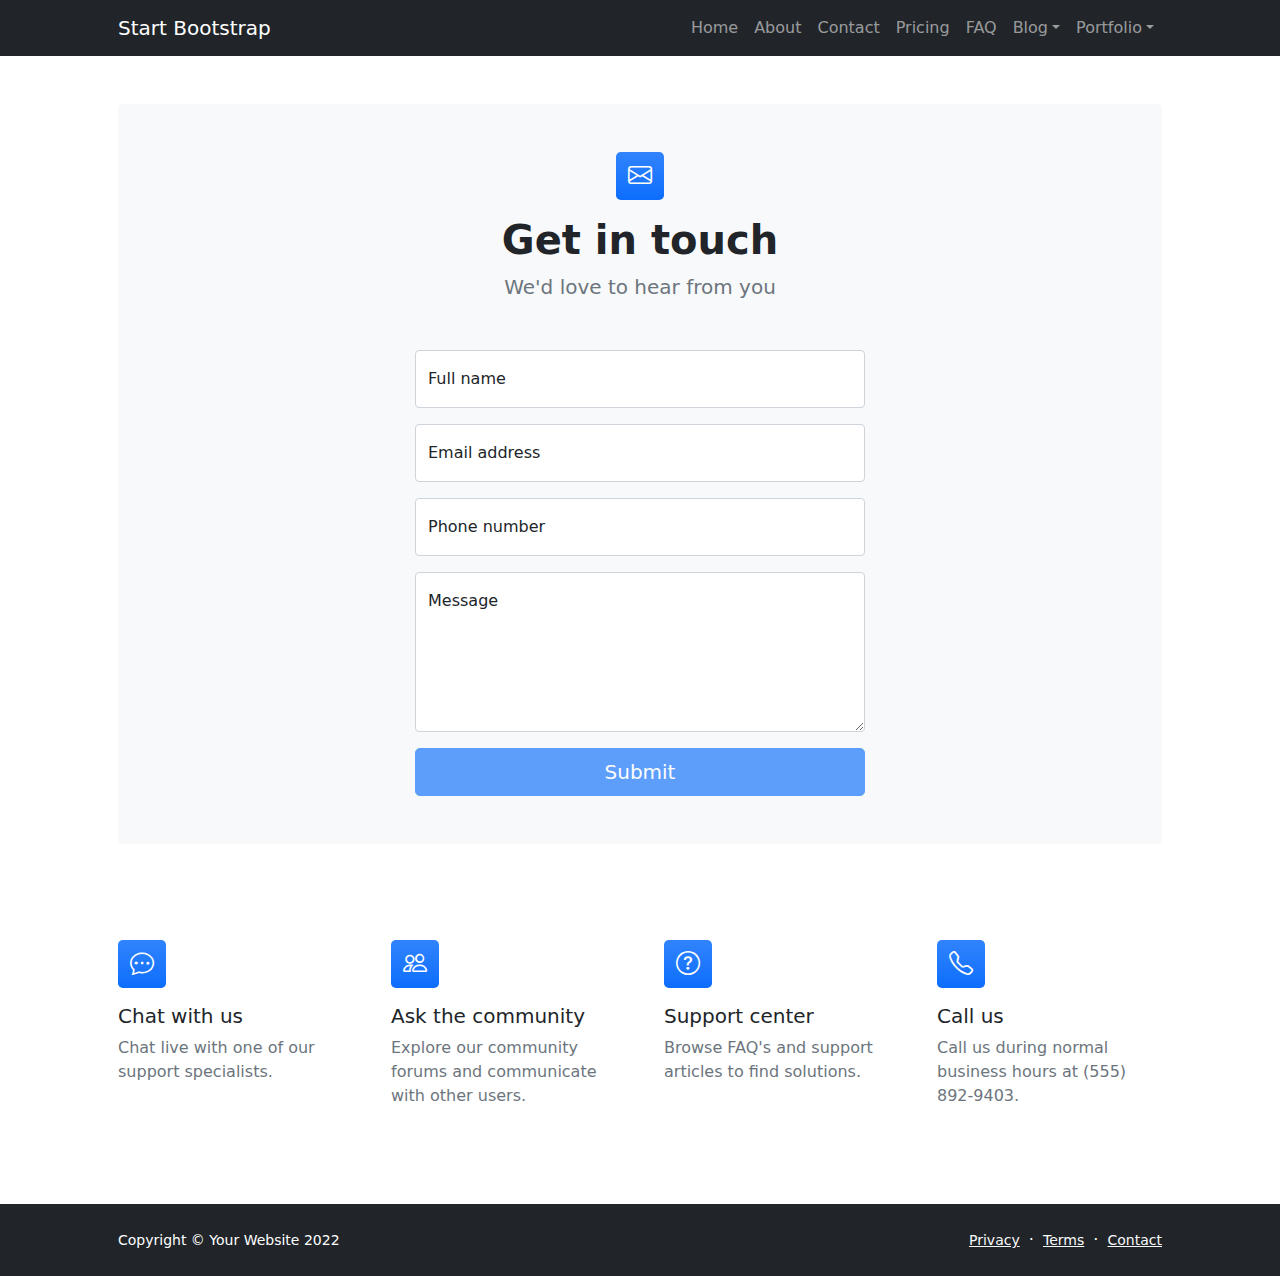
<file: Simpler/wwwroot/contact.html>
<!DOCTYPE html>
<html lang="en">
    <head>
        <meta charset="utf-8" />
        <meta name="viewport" content="width=device-width, initial-scale=1, shrink-to-fit=no" />
        <meta name="description" content />
        <meta name="author" content />
        <title>Modern Business - Start Bootstrap Template</title>
        <!-- Favicon-->
        <link rel="icon" type="image/x-icon" href="assets/favicon.ico" />
        <!-- Bootstrap icons-->
        <link href="https://cdn.jsdelivr.net/npm/bootstrap-icons@1.5.0/font/bootstrap-icons.css" rel="stylesheet" />
        <!-- Core theme CSS (includes Bootstrap)-->
        <link href="css/styles.css" rel="stylesheet" />
    </head>
    <body class="d-flex flex-column">
        <main class="flex-shrink-0">
            <!-- Navigation-->
            <nav class="navbar navbar-expand-lg navbar-dark bg-dark">
                <div class="container px-5">
                    <a class="navbar-brand" href="index.html">Start Bootstrap</a>
                    <button class="navbar-toggler" type="button" data-bs-toggle="collapse" data-bs-target="#navbarSupportedContent" aria-controls="navbarSupportedContent" aria-expanded="false" aria-label="Toggle navigation"><span class="navbar-toggler-icon"></span></button>
                    <div class="collapse navbar-collapse" id="navbarSupportedContent">
                        <ul class="navbar-nav ms-auto mb-2 mb-lg-0">
                            <li class="nav-item"><a class="nav-link" href="index.html">Home</a></li>
                            <li class="nav-item"><a class="nav-link" href="about.html">About</a></li>
                            <li class="nav-item"><a class="nav-link" href="contact.html">Contact</a></li>
                            <li class="nav-item"><a class="nav-link" href="pricing.html">Pricing</a></li>
                            <li class="nav-item"><a class="nav-link" href="faq.html">FAQ</a></li>
                            <li class="nav-item dropdown">
                                <a class="nav-link dropdown-toggle" id="navbarDropdownBlog" href="#" role="button" data-bs-toggle="dropdown" aria-expanded="false">Blog</a>
                                <ul class="dropdown-menu dropdown-menu-end" aria-labelledby="navbarDropdownBlog">
                                    <li><a class="dropdown-item" href="blog-home.html">Blog Home</a></li>
                                    <li><a class="dropdown-item" href="blog-post.html">Blog Post</a></li>
                                </ul>
                            </li>
                            <li class="nav-item dropdown">
                                <a class="nav-link dropdown-toggle" id="navbarDropdownPortfolio" href="#" role="button" data-bs-toggle="dropdown" aria-expanded="false">Portfolio</a>
                                <ul class="dropdown-menu dropdown-menu-end" aria-labelledby="navbarDropdownPortfolio">
                                    <li><a class="dropdown-item" href="portfolio-overview.html">Portfolio Overview</a></li>
                                    <li><a class="dropdown-item" href="portfolio-item.html">Portfolio Item</a></li>
                                </ul>
                            </li>
                        </ul>
                    </div>
                </div>
            </nav>
            <!-- Page content-->
            <section class="py-5">
                <div class="container px-5">
                    <!-- Contact form-->
                    <div class="bg-light rounded-3 py-5 px-4 px-md-5 mb-5">
                        <div class="text-center mb-5">
                            <div class="feature bg-primary bg-gradient text-white rounded-3 mb-3"><i class="bi bi-envelope"></i></div>
                            <h1 class="fw-bolder">Get in touch</h1>
                            <p class="lead fw-normal text-muted mb-0">We'd love to hear from you</p>
                        </div>
                        <div class="row gx-5 justify-content-center">
                            <div class="col-lg-8 col-xl-6">
                                <!-- * * * * * * * * * * * * * * *-->
                                <!-- * * SB Forms Contact Form * *-->
                                <!-- * * * * * * * * * * * * * * *-->
                                <!-- This form is pre-integrated with SB Forms.-->
                                <!-- To make this form functional, sign up at-->
                                <!-- https://startbootstrap.com/solution/contact-forms-->
                                <!-- to get an API token!-->
                                <form id="contactForm" data-sb-form-api-token="API_TOKEN">
                                    <!-- Name input-->
                                    <div class="form-floating mb-3">
                                        <input class="form-control" id="name" type="text" placeholder="Enter your name..." data-sb-validations="required" />
                                        <label for="name">Full name</label>
                                        <div class="invalid-feedback" data-sb-feedback="name:required">A name is required.</div>
                                    </div>
                                    <!-- Email address input-->
                                    <div class="form-floating mb-3">
                                        <input class="form-control" id="email" type="email" placeholder="name@example.com" data-sb-validations="required,email" />
                                        <label for="email">Email address</label>
                                        <div class="invalid-feedback" data-sb-feedback="email:required">An email is required.</div>
                                        <div class="invalid-feedback" data-sb-feedback="email:email">Email is not valid.</div>
                                    </div>
                                    <!-- Phone number input-->
                                    <div class="form-floating mb-3">
                                        <input class="form-control" id="phone" type="tel" placeholder="(123) 456-7890" data-sb-validations="required" />
                                        <label for="phone">Phone number</label>
                                        <div class="invalid-feedback" data-sb-feedback="phone:required">A phone number is required.</div>
                                    </div>
                                    <!-- Message input-->
                                    <div class="form-floating mb-3">
                                        <textarea class="form-control" id="message" type="text" placeholder="Enter your message here..." style="height: 10rem" data-sb-validations="required"></textarea>
                                        <label for="message">Message</label>
                                        <div class="invalid-feedback" data-sb-feedback="message:required">A message is required.</div>
                                    </div>
                                    <!-- Submit success message-->
                                    <!---->
                                    <!-- This is what your users will see when the form-->
                                    <!-- has successfully submitted-->
                                    <div class="d-none" id="submitSuccessMessage">
                                        <div class="text-center mb-3">
                                            <div class="fw-bolder">Form submission successful!</div>
                                            To activate this form, sign up at
                                            <br />
                                            <a href="https://startbootstrap.com/solution/contact-forms">https://startbootstrap.com/solution/contact-forms</a>
                                        </div>
                                    </div>
                                    <!-- Submit error message-->
                                    <!---->
                                    <!-- This is what your users will see when there is-->
                                    <!-- an error submitting the form-->
                                    <div class="d-none" id="submitErrorMessage"><div class="text-center text-danger mb-3">Error sending message!</div></div>
                                    <!-- Submit Button-->
                                    <div class="d-grid"><button class="btn btn-primary btn-lg disabled" id="submitButton" type="submit">Submit</button></div>
                                </form>
                            </div>
                        </div>
                    </div>
                    <!-- Contact cards-->
                    <div class="row gx-5 row-cols-2 row-cols-lg-4 py-5">
                        <div class="col">
                            <div class="feature bg-primary bg-gradient text-white rounded-3 mb-3"><i class="bi bi-chat-dots"></i></div>
                            <div class="h5 mb-2">Chat with us</div>
                            <p class="text-muted mb-0">Chat live with one of our support specialists.</p>
                        </div>
                        <div class="col">
                            <div class="feature bg-primary bg-gradient text-white rounded-3 mb-3"><i class="bi bi-people"></i></div>
                            <div class="h5">Ask the community</div>
                            <p class="text-muted mb-0">Explore our community forums and communicate with other users.</p>
                        </div>
                        <div class="col">
                            <div class="feature bg-primary bg-gradient text-white rounded-3 mb-3"><i class="bi bi-question-circle"></i></div>
                            <div class="h5">Support center</div>
                            <p class="text-muted mb-0">Browse FAQ's and support articles to find solutions.</p>
                        </div>
                        <div class="col">
                            <div class="feature bg-primary bg-gradient text-white rounded-3 mb-3"><i class="bi bi-telephone"></i></div>
                            <div class="h5">Call us</div>
                            <p class="text-muted mb-0">Call us during normal business hours at (555) 892-9403.</p>
                        </div>
                    </div>
                </div>
            </section>
        </main>
        <!-- Footer-->
        <footer class="bg-dark py-4 mt-auto">
            <div class="container px-5">
                <div class="row align-items-center justify-content-between flex-column flex-sm-row">
                    <div class="col-auto"><div class="small m-0 text-white">Copyright &copy; Your Website 2022</div></div>
                    <div class="col-auto">
                        <a class="link-light small" href="#!">Privacy</a>
                        <span class="text-white mx-1">&middot;</span>
                        <a class="link-light small" href="#!">Terms</a>
                        <span class="text-white mx-1">&middot;</span>
                        <a class="link-light small" href="#!">Contact</a>
                    </div>
                </div>
            </div>
        </footer>
        <!-- Bootstrap core JS-->
        <script src="https://cdn.jsdelivr.net/npm/bootstrap@5.1.3/dist/js/bootstrap.bundle.min.js"></script>
        <!-- Core theme JS-->
        <script src="js/scripts.js"></script>
        <!-- * * * * * * * * * * * * * * * * * * * * * * * * * * * * * * * * * * * * * * * *-->
        <!-- * *                               SB Forms JS                               * *-->
        <!-- * * Activate your form at https://startbootstrap.com/solution/contact-forms * *-->
        <!-- * * * * * * * * * * * * * * * * * * * * * * * * * * * * * * * * * * * * * * * *-->
        <script src="https://cdn.startbootstrap.com/sb-forms-latest.js"></script>
    </body>
</html>
</file>
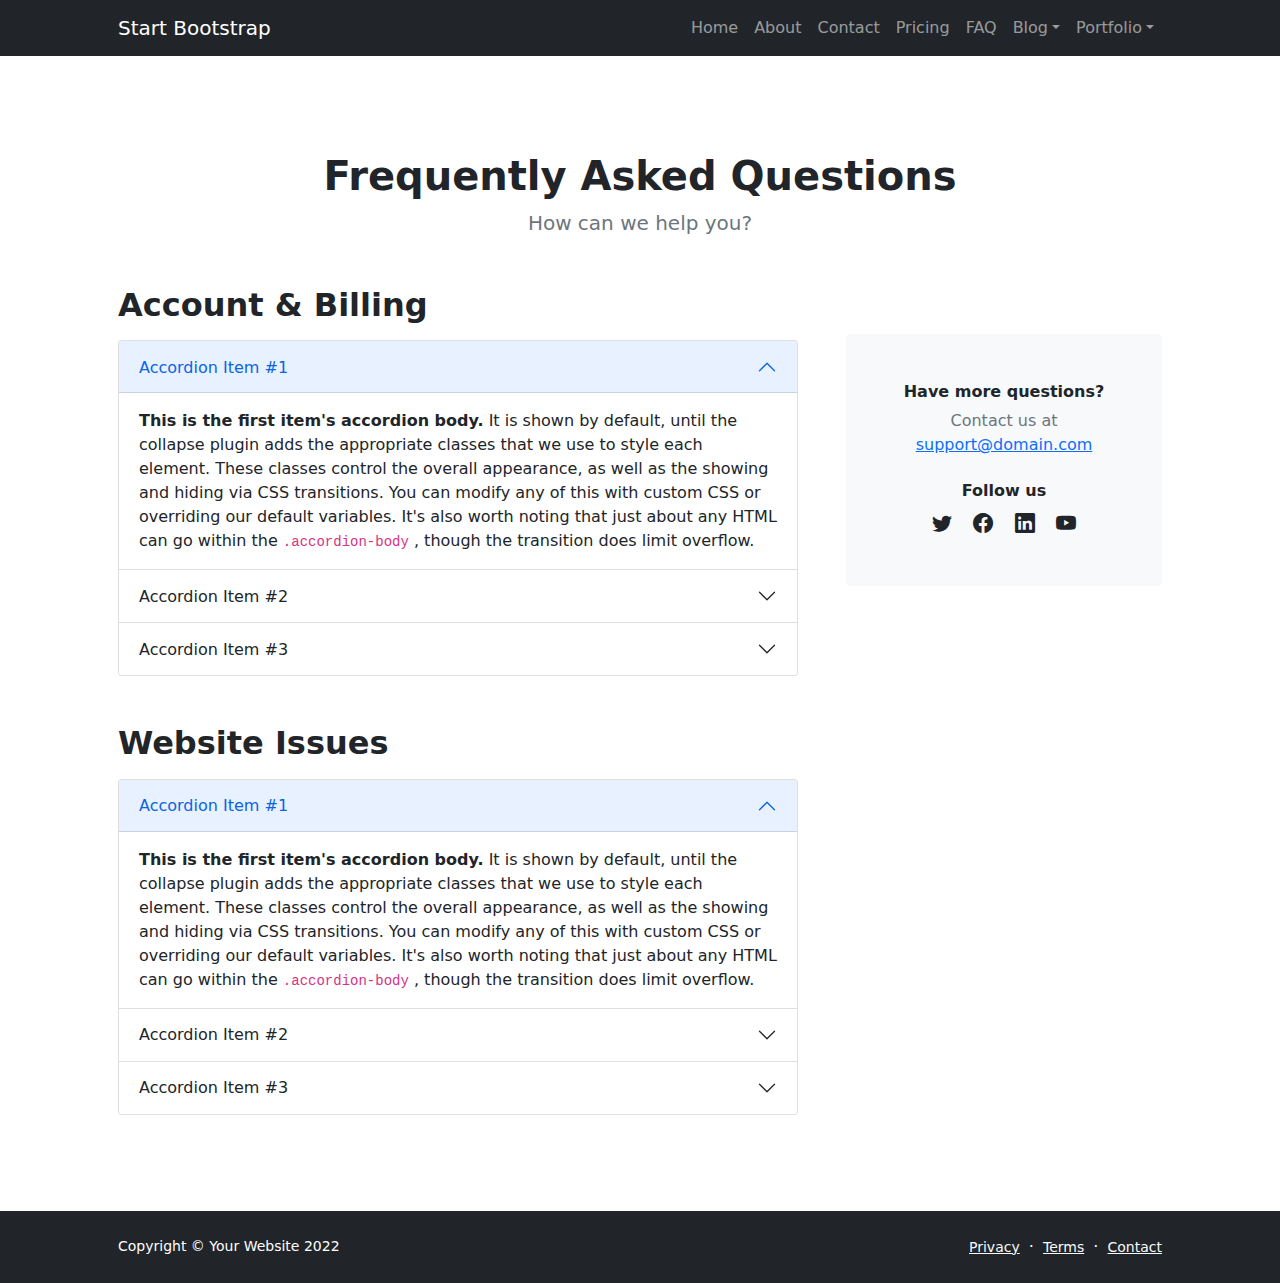
<file: Simpler/wwwroot/faq.html>
<!DOCTYPE html>
<html lang="en">
    <head>
        <meta charset="utf-8" />
        <meta name="viewport" content="width=device-width, initial-scale=1, shrink-to-fit=no" />
        <meta name="description" content="" />
        <meta name="author" content="" />
        <title>Modern Business - Start Bootstrap Template</title>
        <!-- Favicon-->
        <link rel="icon" type="image/x-icon" href="assets/favicon.ico" />
        <!-- Bootstrap icons-->
        <link href="https://cdn.jsdelivr.net/npm/bootstrap-icons@1.5.0/font/bootstrap-icons.css" rel="stylesheet" />
        <!-- Core theme CSS (includes Bootstrap)-->
        <link href="css/styles.css" rel="stylesheet" />
    </head>
    <body class="d-flex flex-column h-100">
        <main class="flex-shrink-0">
            <!-- Navigation-->
            <nav class="navbar navbar-expand-lg navbar-dark bg-dark">
                <div class="container px-5">
                    <a class="navbar-brand" href="index.html">Start Bootstrap</a>
                    <button class="navbar-toggler" type="button" data-bs-toggle="collapse" data-bs-target="#navbarSupportedContent" aria-controls="navbarSupportedContent" aria-expanded="false" aria-label="Toggle navigation"><span class="navbar-toggler-icon"></span></button>
                    <div class="collapse navbar-collapse" id="navbarSupportedContent">
                        <ul class="navbar-nav ms-auto mb-2 mb-lg-0">
                            <li class="nav-item"><a class="nav-link" href="index.html">Home</a></li>
                            <li class="nav-item"><a class="nav-link" href="about.html">About</a></li>
                            <li class="nav-item"><a class="nav-link" href="contact.html">Contact</a></li>
                            <li class="nav-item"><a class="nav-link" href="pricing.html">Pricing</a></li>
                            <li class="nav-item"><a class="nav-link" href="faq.html">FAQ</a></li>
                            <li class="nav-item dropdown">
                                <a class="nav-link dropdown-toggle" id="navbarDropdownBlog" href="#" role="button" data-bs-toggle="dropdown" aria-expanded="false">Blog</a>
                                <ul class="dropdown-menu dropdown-menu-end" aria-labelledby="navbarDropdownBlog">
                                    <li><a class="dropdown-item" href="blog-home.html">Blog Home</a></li>
                                    <li><a class="dropdown-item" href="blog-post.html">Blog Post</a></li>
                                </ul>
                            </li>
                            <li class="nav-item dropdown">
                                <a class="nav-link dropdown-toggle" id="navbarDropdownPortfolio" href="#" role="button" data-bs-toggle="dropdown" aria-expanded="false">Portfolio</a>
                                <ul class="dropdown-menu dropdown-menu-end" aria-labelledby="navbarDropdownPortfolio">
                                    <li><a class="dropdown-item" href="portfolio-overview.html">Portfolio Overview</a></li>
                                    <li><a class="dropdown-item" href="portfolio-item.html">Portfolio Item</a></li>
                                </ul>
                            </li>
                        </ul>
                    </div>
                </div>
            </nav>
            <!-- Page Content-->
            <section class="py-5">
                <div class="container px-5 my-5">
                    <div class="text-center mb-5">
                        <h1 class="fw-bolder">Frequently Asked Questions</h1>
                        <p class="lead fw-normal text-muted mb-0">How can we help you?</p>
                    </div>
                    <div class="row gx-5">
                        <div class="col-xl-8">
                            <!-- FAQ Accordion 1-->
                            <h2 class="fw-bolder mb-3">Account &amp; Billing</h2>
                            <div class="accordion mb-5" id="accordionExample">
                                <div class="accordion-item">
                                    <h3 class="accordion-header" id="headingOne"><button class="accordion-button" type="button" data-bs-toggle="collapse" data-bs-target="#collapseOne" aria-expanded="true" aria-controls="collapseOne">Accordion Item #1</button></h3>
                                    <div class="accordion-collapse collapse show" id="collapseOne" aria-labelledby="headingOne" data-bs-parent="#accordionExample">
                                        <div class="accordion-body">
                                            <strong>This is the first item's accordion body.</strong>
                                            It is shown by default, until the collapse plugin adds the appropriate classes that we use to style each element. These classes control the overall appearance, as well as the showing and hiding via CSS transitions. You can modify any of this with custom CSS or overriding our default variables. It's also worth noting that just about any HTML can go within the
                                            <code>.accordion-body</code>
                                            , though the transition does limit overflow.
                                        </div>
                                    </div>
                                </div>
                                <div class="accordion-item">
                                    <h3 class="accordion-header" id="headingTwo"><button class="accordion-button collapsed" type="button" data-bs-toggle="collapse" data-bs-target="#collapseTwo" aria-expanded="false" aria-controls="collapseTwo">Accordion Item #2</button></h3>
                                    <div class="accordion-collapse collapse" id="collapseTwo" aria-labelledby="headingTwo" data-bs-parent="#accordionExample">
                                        <div class="accordion-body">
                                            <strong>This is the second item's accordion body.</strong>
                                            It is hidden by default, until the collapse plugin adds the appropriate classes that we use to style each element. These classes control the overall appearance, as well as the showing and hiding via CSS transitions. You can modify any of this with custom CSS or overriding our default variables. It's also worth noting that just about any HTML can go within the
                                            <code>.accordion-body</code>
                                            , though the transition does limit overflow.
                                        </div>
                                    </div>
                                </div>
                                <div class="accordion-item">
                                    <h3 class="accordion-header" id="headingThree"><button class="accordion-button collapsed" type="button" data-bs-toggle="collapse" data-bs-target="#collapseThree" aria-expanded="false" aria-controls="collapseThree">Accordion Item #3</button></h3>
                                    <div class="accordion-collapse collapse" id="collapseThree" aria-labelledby="headingThree" data-bs-parent="#accordionExample">
                                        <div class="accordion-body">
                                            <strong>This is the third item's accordion body.</strong>
                                            It is hidden by default, until the collapse plugin adds the appropriate classes that we use to style each element. These classes control the overall appearance, as well as the showing and hiding via CSS transitions. You can modify any of this with custom CSS or overriding our default variables. It's also worth noting that just about any HTML can go within the
                                            <code>.accordion-body</code>
                                            , though the transition does limit overflow.
                                        </div>
                                    </div>
                                </div>
                            </div>
                            <!-- FAQ Accordion 2-->
                            <h2 class="fw-bolder mb-3">Website Issues</h2>
                            <div class="accordion mb-5 mb-xl-0" id="accordionExample2">
                                <div class="accordion-item">
                                    <h3 class="accordion-header" id="headingOne"><button class="accordion-button" type="button" data-bs-toggle="collapse" data-bs-target="#collapseOne" aria-expanded="true" aria-controls="collapseOne">Accordion Item #1</button></h3>
                                    <div class="accordion-collapse collapse show" id="collapseOne" aria-labelledby="headingOne" data-bs-parent="#accordionExample2">
                                        <div class="accordion-body">
                                            <strong>This is the first item's accordion body.</strong>
                                            It is shown by default, until the collapse plugin adds the appropriate classes that we use to style each element. These classes control the overall appearance, as well as the showing and hiding via CSS transitions. You can modify any of this with custom CSS or overriding our default variables. It's also worth noting that just about any HTML can go within the
                                            <code>.accordion-body</code>
                                            , though the transition does limit overflow.
                                        </div>
                                    </div>
                                </div>
                                <div class="accordion-item">
                                    <h3 class="accordion-header" id="headingTwo"><button class="accordion-button collapsed" type="button" data-bs-toggle="collapse" data-bs-target="#collapseTwo" aria-expanded="false" aria-controls="collapseTwo">Accordion Item #2</button></h3>
                                    <div class="accordion-collapse collapse" id="collapseTwo" aria-labelledby="headingTwo" data-bs-parent="#accordionExample2">
                                        <div class="accordion-body">
                                            <strong>This is the second item's accordion body.</strong>
                                            It is hidden by default, until the collapse plugin adds the appropriate classes that we use to style each element. These classes control the overall appearance, as well as the showing and hiding via CSS transitions. You can modify any of this with custom CSS or overriding our default variables. It's also worth noting that just about any HTML can go within the
                                            <code>.accordion-body</code>
                                            , though the transition does limit overflow.
                                        </div>
                                    </div>
                                </div>
                                <div class="accordion-item">
                                    <h3 class="accordion-header" id="headingThree"><button class="accordion-button collapsed" type="button" data-bs-toggle="collapse" data-bs-target="#collapseThree" aria-expanded="false" aria-controls="collapseThree">Accordion Item #3</button></h3>
                                    <div class="accordion-collapse collapse" id="collapseThree" aria-labelledby="headingThree" data-bs-parent="#accordionExample2">
                                        <div class="accordion-body">
                                            <strong>This is the third item's accordion body.</strong>
                                            It is hidden by default, until the collapse plugin adds the appropriate classes that we use to style each element. These classes control the overall appearance, as well as the showing and hiding via CSS transitions. You can modify any of this with custom CSS or overriding our default variables. It's also worth noting that just about any HTML can go within the
                                            <code>.accordion-body</code>
                                            , though the transition does limit overflow.
                                        </div>
                                    </div>
                                </div>
                            </div>
                        </div>
                        <div class="col-xl-4">
                            <div class="card border-0 bg-light mt-xl-5">
                                <div class="card-body p-4 py-lg-5">
                                    <div class="d-flex align-items-center justify-content-center">
                                        <div class="text-center">
                                            <div class="h6 fw-bolder">Have more questions?</div>
                                            <p class="text-muted mb-4">
                                                Contact us at
                                                <br />
                                                <a href="#!">support@domain.com</a>
                                            </p>
                                            <div class="h6 fw-bolder">Follow us</div>
                                            <a class="fs-5 px-2 link-dark" href="#!"><i class="bi-twitter"></i></a>
                                            <a class="fs-5 px-2 link-dark" href="#!"><i class="bi-facebook"></i></a>
                                            <a class="fs-5 px-2 link-dark" href="#!"><i class="bi-linkedin"></i></a>
                                            <a class="fs-5 px-2 link-dark" href="#!"><i class="bi-youtube"></i></a>
                                        </div>
                                    </div>
                                </div>
                            </div>
                        </div>
                    </div>
                </div>
            </section>
        </main>
        <!-- Footer-->
        <footer class="bg-dark py-4 mt-auto">
            <div class="container px-5">
                <div class="row align-items-center justify-content-between flex-column flex-sm-row">
                    <div class="col-auto"><div class="small m-0 text-white">Copyright &copy; Your Website 2022</div></div>
                    <div class="col-auto">
                        <a class="link-light small" href="#!">Privacy</a>
                        <span class="text-white mx-1">&middot;</span>
                        <a class="link-light small" href="#!">Terms</a>
                        <span class="text-white mx-1">&middot;</span>
                        <a class="link-light small" href="#!">Contact</a>
                    </div>
                </div>
            </div>
        </footer>
        <!-- Bootstrap core JS-->
        <script src="https://cdn.jsdelivr.net/npm/bootstrap@5.1.3/dist/js/bootstrap.bundle.min.js"></script>
        <!-- Core theme JS-->
        <script src="js/scripts.js"></script>
    </body>
</html>
</file>
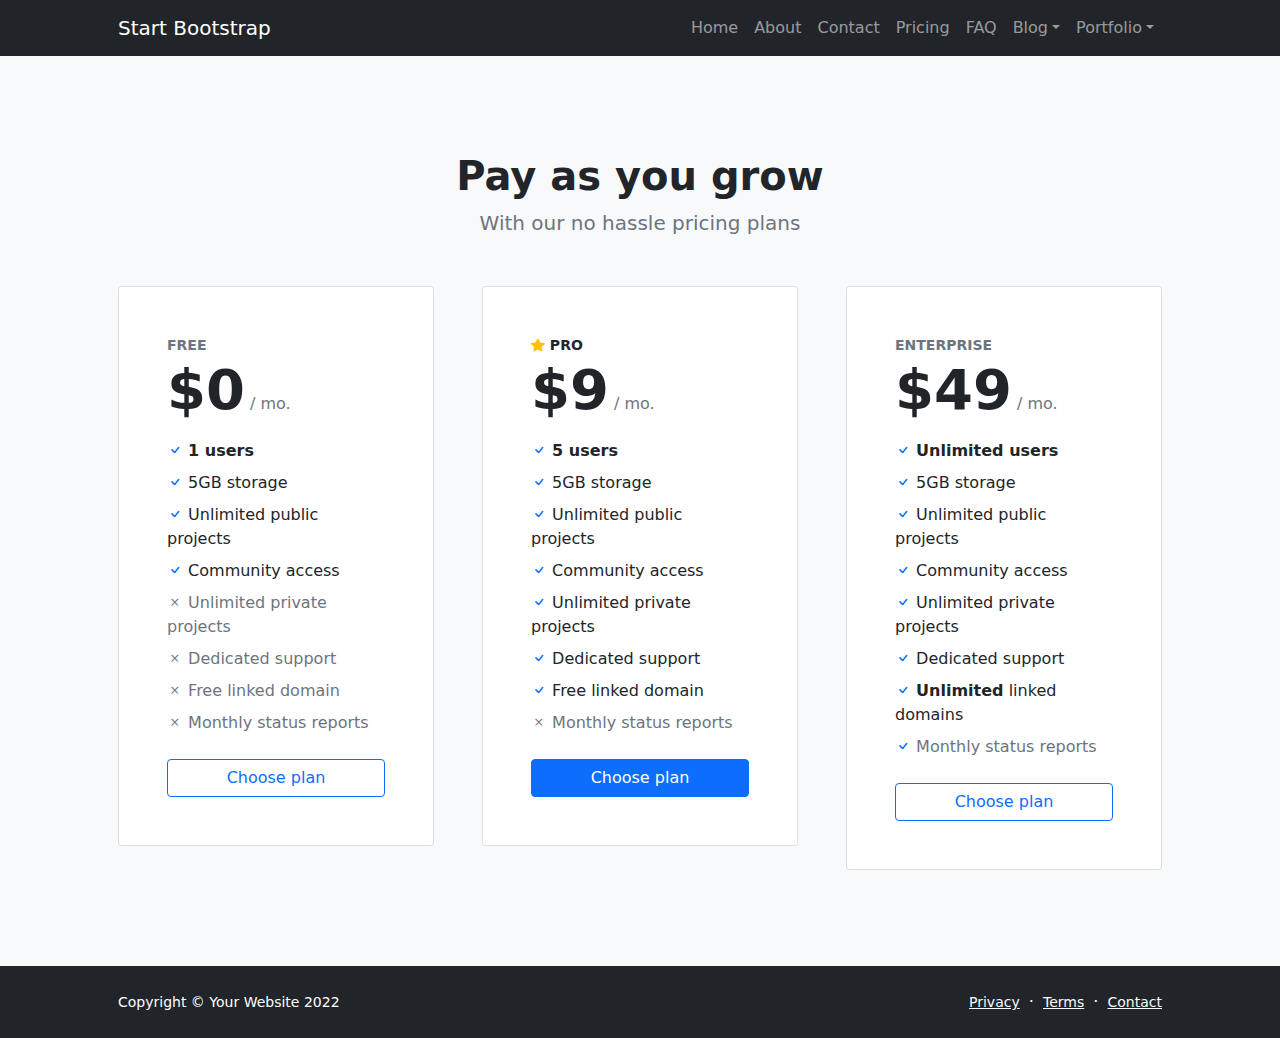
<file: Simpler/wwwroot/pricing.html>
<!DOCTYPE html>
<html lang="en">
    <head>
        <meta charset="utf-8" />
        <meta name="viewport" content="width=device-width, initial-scale=1, shrink-to-fit=no" />
        <meta name="description" content="" />
        <meta name="author" content="" />
        <title>Modern Business - Start Bootstrap Template</title>
        <!-- Favicon-->
        <link rel="icon" type="image/x-icon" href="assets/favicon.ico" />
        <!-- Bootstrap icons-->
        <link href="https://cdn.jsdelivr.net/npm/bootstrap-icons@1.5.0/font/bootstrap-icons.css" rel="stylesheet" />
        <!-- Core theme CSS (includes Bootstrap)-->
        <link href="css/styles.css" rel="stylesheet" />
    </head>
    <body class="d-flex flex-column">
        <main class="flex-shrink-0">
            <!-- Navigation-->
            <nav class="navbar navbar-expand-lg navbar-dark bg-dark">
                <div class="container px-5">
                    <a class="navbar-brand" href="index.html">Start Bootstrap</a>
                    <button class="navbar-toggler" type="button" data-bs-toggle="collapse" data-bs-target="#navbarSupportedContent" aria-controls="navbarSupportedContent" aria-expanded="false" aria-label="Toggle navigation"><span class="navbar-toggler-icon"></span></button>
                    <div class="collapse navbar-collapse" id="navbarSupportedContent">
                        <ul class="navbar-nav ms-auto mb-2 mb-lg-0">
                            <li class="nav-item"><a class="nav-link" href="index.html">Home</a></li>
                            <li class="nav-item"><a class="nav-link" href="about.html">About</a></li>
                            <li class="nav-item"><a class="nav-link" href="contact.html">Contact</a></li>
                            <li class="nav-item"><a class="nav-link" href="pricing.html">Pricing</a></li>
                            <li class="nav-item"><a class="nav-link" href="faq.html">FAQ</a></li>
                            <li class="nav-item dropdown">
                                <a class="nav-link dropdown-toggle" id="navbarDropdownBlog" href="#" role="button" data-bs-toggle="dropdown" aria-expanded="false">Blog</a>
                                <ul class="dropdown-menu dropdown-menu-end" aria-labelledby="navbarDropdownBlog">
                                    <li><a class="dropdown-item" href="blog-home.html">Blog Home</a></li>
                                    <li><a class="dropdown-item" href="blog-post.html">Blog Post</a></li>
                                </ul>
                            </li>
                            <li class="nav-item dropdown">
                                <a class="nav-link dropdown-toggle" id="navbarDropdownPortfolio" href="#" role="button" data-bs-toggle="dropdown" aria-expanded="false">Portfolio</a>
                                <ul class="dropdown-menu dropdown-menu-end" aria-labelledby="navbarDropdownPortfolio">
                                    <li><a class="dropdown-item" href="portfolio-overview.html">Portfolio Overview</a></li>
                                    <li><a class="dropdown-item" href="portfolio-item.html">Portfolio Item</a></li>
                                </ul>
                            </li>
                        </ul>
                    </div>
                </div>
            </nav>
            <!-- Pricing section-->
            <section class="bg-light py-5">
                <div class="container px-5 my-5">
                    <div class="text-center mb-5">
                        <h1 class="fw-bolder">Pay as you grow</h1>
                        <p class="lead fw-normal text-muted mb-0">With our no hassle pricing plans</p>
                    </div>
                    <div class="row gx-5 justify-content-center">
                        <!-- Pricing card free-->
                        <div class="col-lg-6 col-xl-4">
                            <div class="card mb-5 mb-xl-0">
                                <div class="card-body p-5">
                                    <div class="small text-uppercase fw-bold text-muted">Free</div>
                                    <div class="mb-3">
                                        <span class="display-4 fw-bold">$0</span>
                                        <span class="text-muted">/ mo.</span>
                                    </div>
                                    <ul class="list-unstyled mb-4">
                                        <li class="mb-2">
                                            <i class="bi bi-check text-primary"></i>
                                            <strong>1 users</strong>
                                        </li>
                                        <li class="mb-2">
                                            <i class="bi bi-check text-primary"></i>
                                            5GB storage
                                        </li>
                                        <li class="mb-2">
                                            <i class="bi bi-check text-primary"></i>
                                            Unlimited public projects
                                        </li>
                                        <li class="mb-2">
                                            <i class="bi bi-check text-primary"></i>
                                            Community access
                                        </li>
                                        <li class="mb-2 text-muted">
                                            <i class="bi bi-x"></i>
                                            Unlimited private projects
                                        </li>
                                        <li class="mb-2 text-muted">
                                            <i class="bi bi-x"></i>
                                            Dedicated support
                                        </li>
                                        <li class="mb-2 text-muted">
                                            <i class="bi bi-x"></i>
                                            Free linked domain
                                        </li>
                                        <li class="text-muted">
                                            <i class="bi bi-x"></i>
                                            Monthly status reports
                                        </li>
                                    </ul>
                                    <div class="d-grid"><a class="btn btn-outline-primary" href="#!">Choose plan</a></div>
                                </div>
                            </div>
                        </div>
                        <!-- Pricing card pro-->
                        <div class="col-lg-6 col-xl-4">
                            <div class="card mb-5 mb-xl-0">
                                <div class="card-body p-5">
                                    <div class="small text-uppercase fw-bold">
                                        <i class="bi bi-star-fill text-warning"></i>
                                        Pro
                                    </div>
                                    <div class="mb-3">
                                        <span class="display-4 fw-bold">$9</span>
                                        <span class="text-muted">/ mo.</span>
                                    </div>
                                    <ul class="list-unstyled mb-4">
                                        <li class="mb-2">
                                            <i class="bi bi-check text-primary"></i>
                                            <strong>5 users</strong>
                                        </li>
                                        <li class="mb-2">
                                            <i class="bi bi-check text-primary"></i>
                                            5GB storage
                                        </li>
                                        <li class="mb-2">
                                            <i class="bi bi-check text-primary"></i>
                                            Unlimited public projects
                                        </li>
                                        <li class="mb-2">
                                            <i class="bi bi-check text-primary"></i>
                                            Community access
                                        </li>
                                        <li class="mb-2">
                                            <i class="bi bi-check text-primary"></i>
                                            Unlimited private projects
                                        </li>
                                        <li class="mb-2">
                                            <i class="bi bi-check text-primary"></i>
                                            Dedicated support
                                        </li>
                                        <li class="mb-2">
                                            <i class="bi bi-check text-primary"></i>
                                            Free linked domain
                                        </li>
                                        <li class="text-muted">
                                            <i class="bi bi-x"></i>
                                            Monthly status reports
                                        </li>
                                    </ul>
                                    <div class="d-grid"><a class="btn btn-primary" href="#!">Choose plan</a></div>
                                </div>
                            </div>
                        </div>
                        <!-- Pricing card enterprise-->
                        <div class="col-lg-6 col-xl-4">
                            <div class="card">
                                <div class="card-body p-5">
                                    <div class="small text-uppercase fw-bold text-muted">Enterprise</div>
                                    <div class="mb-3">
                                        <span class="display-4 fw-bold">$49</span>
                                        <span class="text-muted">/ mo.</span>
                                    </div>
                                    <ul class="list-unstyled mb-4">
                                        <li class="mb-2">
                                            <i class="bi bi-check text-primary"></i>
                                            <strong>Unlimited users</strong>
                                        </li>
                                        <li class="mb-2">
                                            <i class="bi bi-check text-primary"></i>
                                            5GB storage
                                        </li>
                                        <li class="mb-2">
                                            <i class="bi bi-check text-primary"></i>
                                            Unlimited public projects
                                        </li>
                                        <li class="mb-2">
                                            <i class="bi bi-check text-primary"></i>
                                            Community access
                                        </li>
                                        <li class="mb-2">
                                            <i class="bi bi-check text-primary"></i>
                                            Unlimited private projects
                                        </li>
                                        <li class="mb-2">
                                            <i class="bi bi-check text-primary"></i>
                                            Dedicated support
                                        </li>
                                        <li class="mb-2">
                                            <i class="bi bi-check text-primary"></i>
                                            <strong>Unlimited</strong>
                                            linked domains
                                        </li>
                                        <li class="text-muted">
                                            <i class="bi bi-check text-primary"></i>
                                            Monthly status reports
                                        </li>
                                    </ul>
                                    <div class="d-grid"><a class="btn btn-outline-primary" href="#!">Choose plan</a></div>
                                </div>
                            </div>
                        </div>
                    </div>
                </div>
            </section>
        </main>
        <!-- Footer-->
        <footer class="bg-dark py-4 mt-auto">
            <div class="container px-5">
                <div class="row align-items-center justify-content-between flex-column flex-sm-row">
                    <div class="col-auto"><div class="small m-0 text-white">Copyright &copy; Your Website 2022</div></div>
                    <div class="col-auto">
                        <a class="link-light small" href="#!">Privacy</a>
                        <span class="text-white mx-1">&middot;</span>
                        <a class="link-light small" href="#!">Terms</a>
                        <span class="text-white mx-1">&middot;</span>
                        <a class="link-light small" href="#!">Contact</a>
                    </div>
                </div>
            </div>
        </footer>
        <!-- Bootstrap core JS-->
        <script src="https://cdn.jsdelivr.net/npm/bootstrap@5.1.3/dist/js/bootstrap.bundle.min.js"></script>
        <!-- Core theme JS-->
        <script src="js/scripts.js"></script>
    </body>
</html>
</file>
